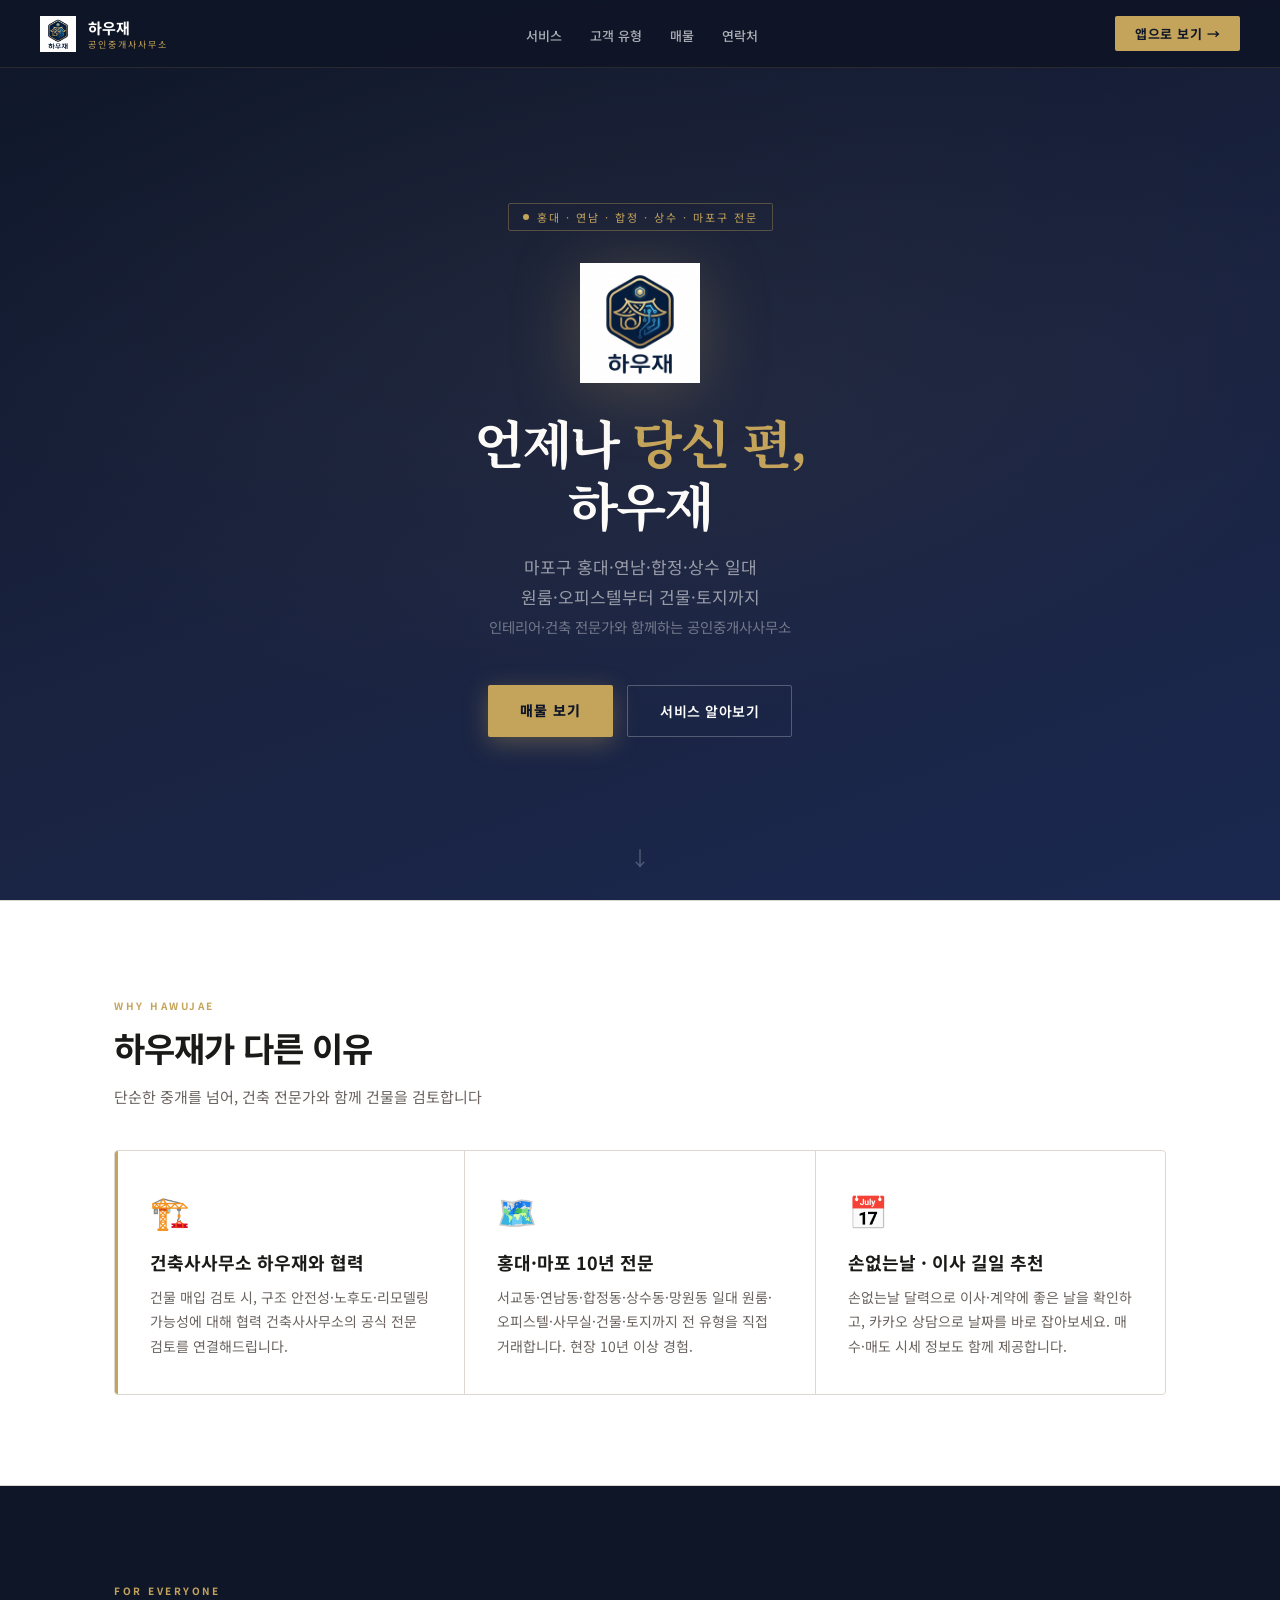
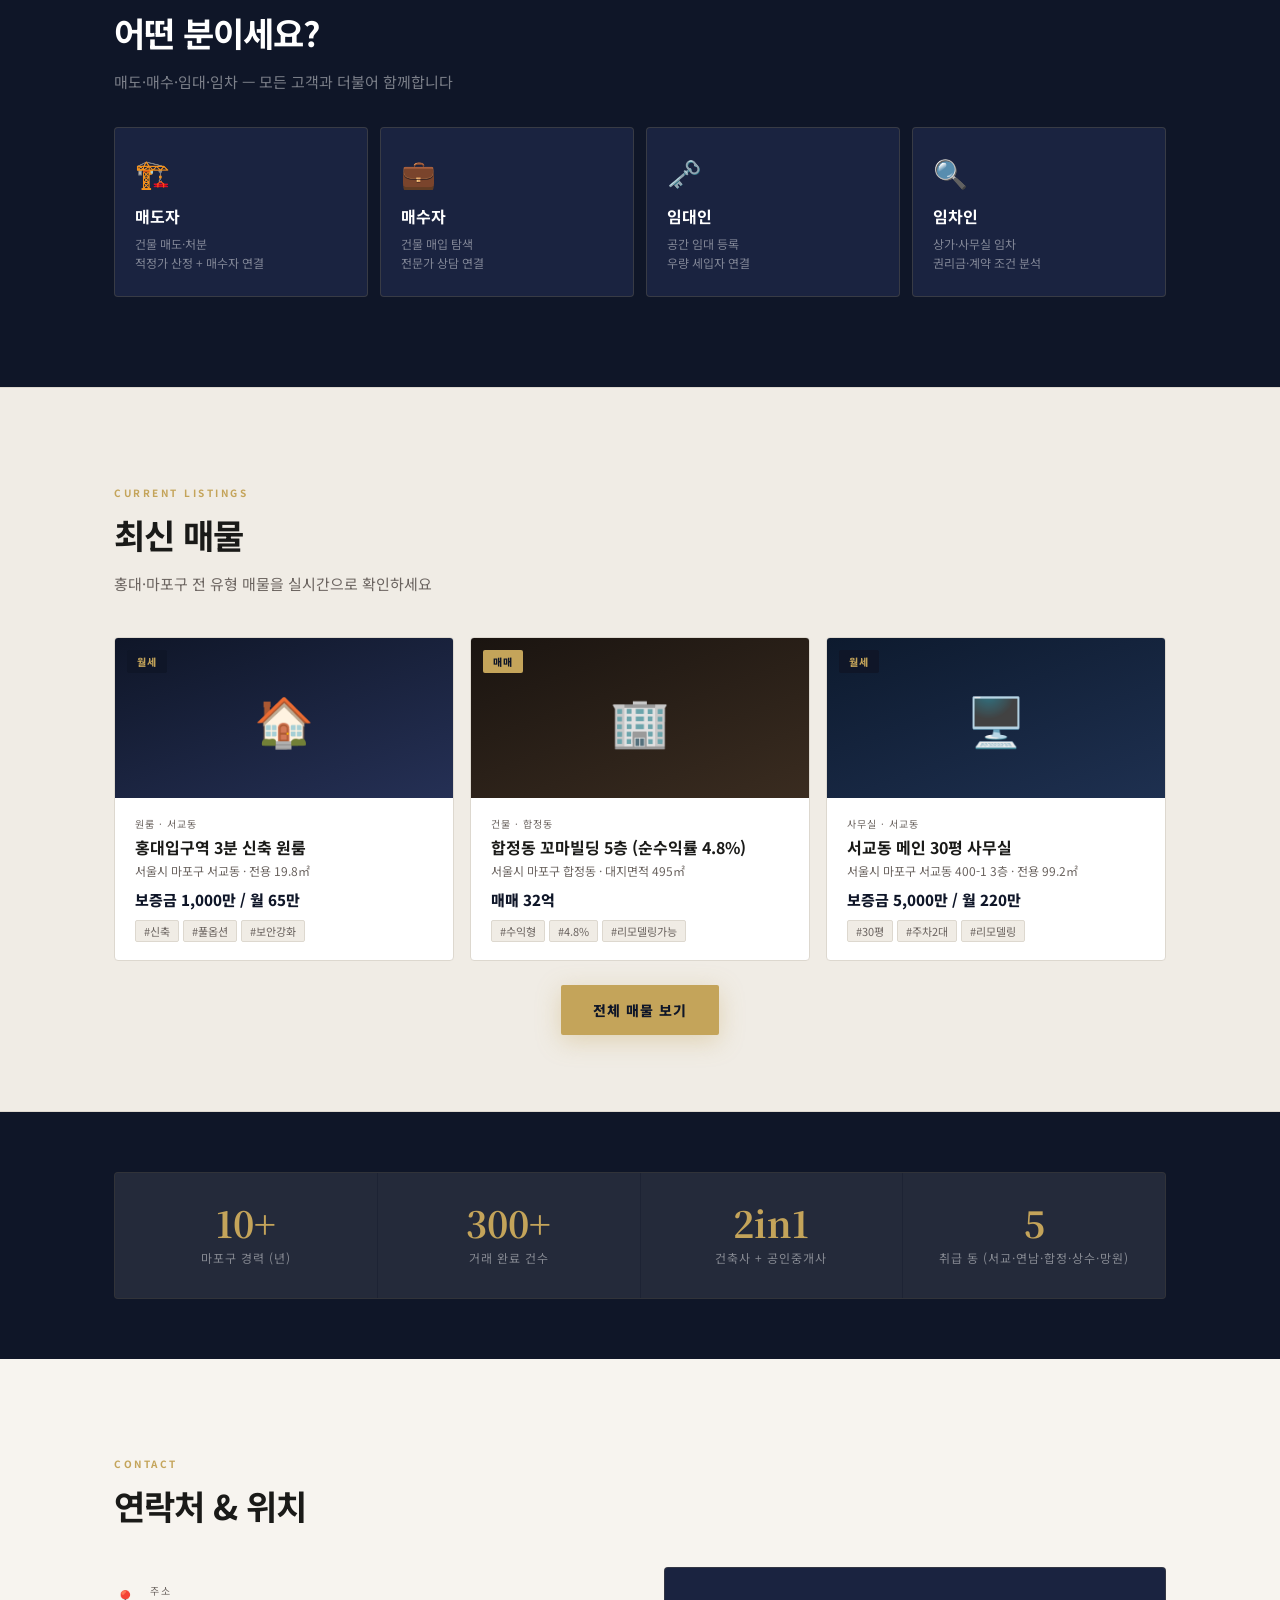
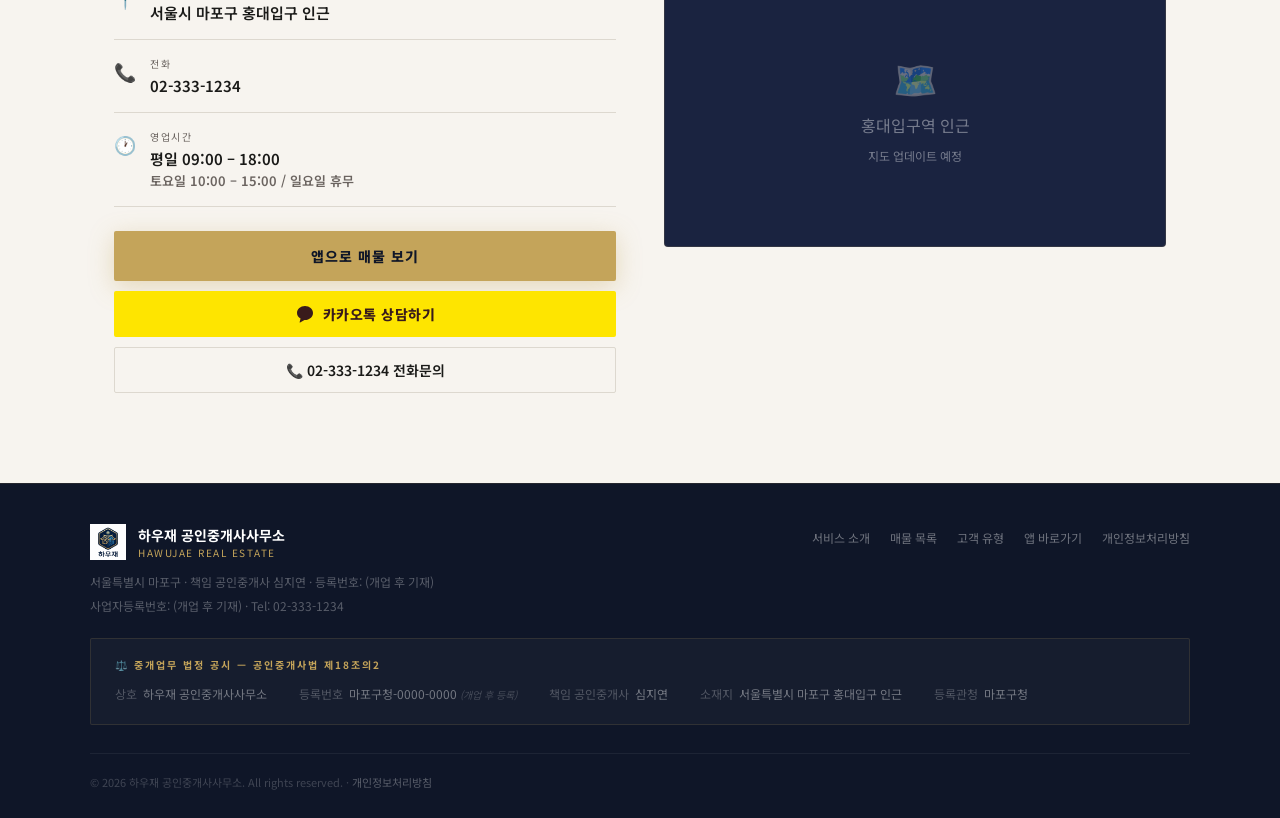
<file: index.html>
<!DOCTYPE html>
<html lang="ko">
<head>
  <meta charset="UTF-8">
  <meta name="viewport" content="width=device-width, initial-scale=1.0">
  <meta name="theme-color" content="#0F1628">
  <meta name="description" content="하우재 공인중개사사무소 — 홍대·연남·합정·상수 마포구 부동산 전문. 건축사+공인중개사 병설로 건물 매입부터 건축 검토까지 원스톱 서비스.">
  <meta name="keywords" content="홍대부동산,마포구부동산,연남동부동산,합정동부동산,건축사공인중개사,꼬마빌딩,건물매입,상가임대">
  <meta name="robots" content="index, follow">
  <link rel="canonical" href="https://econature7-lab.github.io/howjae/">

  <!-- Open Graph -->
  <meta property="og:type"        content="website">
  <meta property="og:url"         content="https://econature7-lab.github.io/howjae/">
  <meta property="og:title"       content="하우재 공인중개사사무소 | 홍대·마포 부동산">
  <meta property="og:description" content="언제나 당신 편, 하우재. 마포구 홍대·연남·합정·상수 일대 부동산 전문 공인중개사사무소.">
  <meta property="og:image"       content="https://econature7-lab.github.io/howjae/assets/logo.png">
  <meta property="og:site_name"   content="하우재 공인중개사사무소">
  <meta property="og:locale"      content="ko_KR">

  <!-- Twitter Card -->
  <meta name="twitter:card"        content="summary">
  <meta name="twitter:title"       content="하우재 공인중개사사무소 | 홍대·마포 부동산">
  <meta name="twitter:description" content="언제나 당신 편, 하우재 — 홍대·연남·합정·상수 전문 공인중개사사무소">
  <meta name="twitter:image"       content="https://econature7-lab.github.io/howjae/assets/logo.png">

  <title>하우재 공인중개사사무소 | 홍대·마포 부동산</title>

  <!-- JSON-LD 구조화 데이터 -->
  <script type="application/ld+json">
  {
    "@context": "https://schema.org",
    "@type": "RealEstateAgent",
    "name": "하우재 공인중개사사무소",
    "description": "홍대·연남·합정·상수 마포구 부동산 전문. 건축사+공인중개사 병설 원스톱 서비스",
    "url": "https://econature7-lab.github.io/howjae/",
    "logo": "https://econature7-lab.github.io/howjae/assets/logo.png",
    "telephone": "02-333-1234",
    "address": {
      "@type": "PostalAddress",
      "streetAddress": "홍대입구 인근",
      "addressLocality": "마포구",
      "addressRegion": "서울",
      "addressCountry": "KR"
    },
    "areaServed": ["서교동","연남동","합정동","상수동","망원동"],
    "sameAs": ["https://econature7-lab.github.io/howjae/app.html"]
  }
  </script>

  <link rel="preconnect" href="https://fonts.googleapis.com">
  <link rel="preconnect" href="https://fonts.gstatic.com" crossorigin>
  <link href="https://fonts.googleapis.com/css2?family=Noto+Sans+KR:wght@300;400;500;600;700&family=Noto+Serif+KR:wght@400;700&display=swap" rel="stylesheet">

  <style>
    *, *::before, *::after { margin:0; padding:0; box-sizing:border-box; }
    :root {
      --navy:   #0F1628;
      --navy2:  #1A2340;
      --navy3:  #253055;
      --gold:   #C4A45A;
      --gold2:  #DFC07A;
      --bg:     #F7F4EF;
      --bg2:    #F0ECE5;
      --text:   #1A1A18;
      --muted:  #6B6460;
      --border: #DDD8CF;
      --white:  #FFFFFF;
    }
    html { scroll-behavior: smooth; }
    body { font-family:'Noto Sans KR',sans-serif; background:var(--bg); color:var(--text); overflow-x:hidden; }

    /* 네비게이션 */
    .nav {
      position:fixed; top:0; left:0; right:0; z-index:1000;
      display:flex; align-items:center; justify-content:space-between;
      padding:0 40px; height:68px;
      background:rgba(15,22,40,.95); backdrop-filter:blur(16px);
      border-bottom:1px solid rgba(196,164,90,.15);
    }
    .nav-logo { display:flex; align-items:center; gap:12px; text-decoration:none; }
    .nav-logo img { width:36px; height:36px; object-fit:contain; }
    .nav-logo-text .name { font-size:15px; font-weight:700; color:white; }
    .nav-logo-text .sub  { font-size:9px; color:var(--gold); letter-spacing:2px; text-transform:uppercase; }
    .nav-links { display:flex; gap:28px; list-style:none; }
    .nav-links a { color:rgba(255,255,255,.65); text-decoration:none; font-size:13px; font-weight:500; transition:color .15s; }
    .nav-links a:hover { color:var(--gold); }
    .nav-cta {
      padding:8px 20px; background:var(--gold); color:var(--navy);
      text-decoration:none; font-size:13px; font-weight:700;
      letter-spacing:.5px; border-radius:2px; transition:opacity .15s;
    }
    .nav-cta:hover { opacity:.85; }
    .nav-mobile-menu { display:none; background:transparent; border:none; cursor:pointer; color:white; font-size:22px; }

    /* HERO */
    .hero {
      min-height:100vh; display:flex; flex-direction:column; align-items:center; justify-content:center;
      background:linear-gradient(160deg, var(--navy) 0%, var(--navy2) 55%, #1A2850 100%);
      text-align:center; padding:100px 24px 60px; position:relative; overflow:hidden;
    }
    .hero::before {
      content:''; position:absolute; inset:0;
      background:radial-gradient(ellipse 80% 60% at 50% 40%, rgba(196,164,90,.06), transparent 70%);
      pointer-events:none;
    }
    .hero-badge {
      display:inline-flex; align-items:center; gap:8px;
      border:1px solid rgba(196,164,90,.35); border-radius:2px;
      padding:5px 14px; margin-bottom:32px;
      font-size:11px; color:var(--gold); letter-spacing:2px; text-transform:uppercase;
    }
    .hero-badge-dot { width:6px; height:6px; border-radius:50%; background:var(--gold); animation:pulse 2s infinite; }
    @keyframes pulse { 0%,100%{opacity:1} 50%{opacity:.4} }
    .hero-logo { width:120px; height:120px; object-fit:contain; margin-bottom:28px;
      filter:drop-shadow(0 8px 32px rgba(196,164,90,.25)); }
    .hero-title {
      font-family:'Noto Serif KR', serif;
      font-size:clamp(30px, 5vw, 52px); font-weight:700; color:white;
      line-height:1.2; margin-bottom:16px; letter-spacing:-2px;
    }
    .hero-title-gold { color:var(--gold); }
    .hero-sub { font-size:clamp(14px,2vw,17px); color:rgba(255,255,255,.55); margin-bottom:44px; line-height:1.75; }
    .hero-btns { display:flex; gap:14px; flex-wrap:wrap; justify-content:center; }
    .btn-primary {
      padding:15px 32px; background:var(--gold); color:var(--navy);
      text-decoration:none; font-size:14px; font-weight:800; border-radius:2px;
      letter-spacing:1px; text-transform:uppercase; transition:all .15s;
      box-shadow:0 6px 24px rgba(196,164,90,.35);
    }
    .btn-primary:hover { opacity:.88; transform:translateY(-1px); }
    .btn-outline {
      padding:15px 32px; background:transparent; color:white;
      text-decoration:none; font-size:14px; font-weight:600; border-radius:2px;
      border:1px solid rgba(255,255,255,.25); letter-spacing:.5px; transition:all .15s;
    }
    .btn-outline:hover { border-color:var(--gold); color:var(--gold); }
    .hero-scroll { position:absolute; bottom:28px; left:50%; transform:translateX(-50%); color:rgba(255,255,255,.25); font-size:20px; animation:scrollDown 2s infinite; }
    @keyframes scrollDown { 0%,100%{transform:translateX(-50%) translateY(0)} 50%{transform:translateX(-50%) translateY(6px)} }

    /* SECTION 공통 */
    .section-wrap { max-width:1100px; margin:0 auto; padding:90px 24px; }
    .section-badge { display:inline-block; font-size:10px; font-weight:700; color:var(--gold); letter-spacing:2.5px; text-transform:uppercase; margin-bottom:14px; }
    .section-title { font-size:clamp(22px,3vw,34px); font-weight:700; line-height:1.25; margin-bottom:14px; letter-spacing:-1px; }
    .section-sub { font-size:15px; color:var(--muted); line-height:1.75; max-width:560px; }

    /* 특징 3종 */
    .features-bg { background:var(--white); border-top:1px solid var(--border); border-bottom:1px solid var(--border); }
    .features-grid { display:grid; grid-template-columns:repeat(auto-fit,minmax(260px,1fr)); gap:1px; background:var(--border); border:1px solid var(--border); border-radius:4px; overflow:hidden; }
    .feature-card { background:var(--white); padding:36px 32px; }
    .feature-icon { font-size:32px; margin-bottom:16px; }
    .feature-title { font-size:18px; font-weight:700; margin-bottom:10px; }
    .feature-desc { font-size:14px; color:var(--muted); line-height:1.75; }
    .feature-card:first-child { border-left:3px solid var(--gold); }

    /* 고객 유형 */
    .customer-grid { display:grid; grid-template-columns:repeat(auto-fit,minmax(200px,1fr)); gap:12px; margin-top:32px; }
    .customer-card {
      background:var(--navy2); border-radius:4px; padding:24px 20px;
      border:1px solid rgba(196,164,90,.18); text-decoration:none;
      transition:border-color .15s, transform .15s;
    }
    .customer-card:hover { border-color:rgba(196,164,90,.5); transform:translateY(-2px); }
    .customer-icon { font-size:28px; margin-bottom:12px; }
    .customer-title { font-size:16px; font-weight:700; color:white; margin-bottom:6px; }
    .customer-desc { font-size:12px; color:rgba(255,255,255,.45); line-height:1.6; }

    /* 매물 미리보기 */
    .listings-bg { background:var(--bg2); border-top:1px solid var(--border); border-bottom:1px solid var(--border); }
    .listings-grid { display:grid; grid-template-columns:repeat(auto-fit,minmax(300px,1fr)); gap:16px; margin-top:40px; }
    .listing-card { background:var(--white); border-radius:4px; overflow:hidden; border:1px solid var(--border); transition:transform .2s, box-shadow .2s; }
    .listing-card:hover { transform:translateY(-4px); box-shadow:0 12px 40px rgba(15,22,40,.1); }
    .listing-thumb { height:160px; display:flex; align-items:center; justify-content:center; font-size:48px; position:relative; }
    .listing-thumb-oneroom  { background:linear-gradient(160deg,#0F1628,#253055); }
    .listing-thumb-building { background:linear-gradient(160deg,#1A1410,#3A2C20); }
    .listing-thumb-office   { background:linear-gradient(160deg,#0D1A2E,#1E3050); }
    .listing-badge { position:absolute; top:12px; left:12px; padding:4px 10px; border-radius:2px; font-size:10px; font-weight:800; letter-spacing:1px; }
    .listing-badge-monthly { background:var(--navy); color:var(--gold); }
    .listing-badge-sale    { background:var(--gold); color:var(--navy); }
    .listing-body { padding:18px 20px; }
    .listing-type  { font-size:10px; color:var(--muted); letter-spacing:1px; text-transform:uppercase; margin-bottom:6px; }
    .listing-title { font-size:16px; font-weight:700; margin-bottom:4px; line-height:1.3; }
    .listing-addr  { font-size:12px; color:var(--muted); margin-bottom:10px; }
    .listing-price { font-size:15px; font-weight:800; color:var(--navy); margin-bottom:10px; }
    .listing-tags  { display:flex; flex-wrap:wrap; gap:4px; }
    .listing-tag   { font-size:11px; color:var(--muted); background:var(--bg2); border:1px solid var(--border); border-radius:2px; padding:2px 8px; }
    .listings-cta  { text-align:center; margin-top:36px; }

    /* 통계 */
    .stats-bg { background:var(--navy); }
    .stats-grid { display:grid; grid-template-columns:repeat(auto-fit,minmax(160px,1fr)); gap:1px; background:rgba(255,255,255,.06); border:1px solid rgba(196,164,90,.12); border-radius:4px; overflow:hidden; }
    .stat-card { background:rgba(255,255,255,.03); padding:32px 24px; text-align:center; }
    .stat-num { font-size:36px; font-weight:700; color:var(--gold); line-height:1; margin-bottom:8px; font-family:'Noto Serif KR',serif; }
    .stat-label { font-size:12px; color:rgba(255,255,255,.45); letter-spacing:1px; }

    /* 연락처 */
    .contact-grid { display:grid; grid-template-columns:1fr 1fr; gap:48px; align-items:start; }
    .contact-row { display:flex; align-items:flex-start; gap:14px; padding:16px 0; border-bottom:1px solid var(--border); }
    .contact-row:last-child { border-bottom:none; }
    .contact-icon { font-size:18px; flex-shrink:0; margin-top:2px; }
    .contact-label { font-size:10px; color:var(--muted); letter-spacing:1.5px; text-transform:uppercase; margin-bottom:4px; }
    .contact-value { font-size:15px; font-weight:600; }
    .contact-map-placeholder {
      background:var(--navy2); border-radius:4px; height:280px;
      display:flex; flex-direction:column; align-items:center; justify-content:center;
      border:1px solid rgba(196,164,90,.15); color:rgba(255,255,255,.4); gap:10px;
    }

    /* FOOTER */
    .footer { background:var(--navy); border-top:1px solid rgba(196,164,90,.12); padding:40px 40px 28px; }
    .footer-inner { max-width:1100px; margin:0 auto; display:flex; justify-content:space-between; align-items:flex-start; flex-wrap:wrap; gap:28px; }
    .footer-brand { display:flex; align-items:center; gap:12px; }
    .footer-brand img { width:36px; height:36px; object-fit:contain; }
    .footer-brand-text .name { font-size:14px; font-weight:700; color:white; }
    .footer-brand-text .sub  { font-size:10px; color:var(--gold); letter-spacing:1.5px; }
    .footer-info { font-size:12px; color:rgba(255,255,255,.3); line-height:2; margin-top:10px; }
    .footer-links { display:flex; gap:20px; list-style:none; }
    .footer-links a { font-size:12px; color:rgba(255,255,255,.4); text-decoration:none; }
    .footer-links a:hover { color:var(--gold); }
    .footer-bottom { max-width:1100px; margin:28px auto 0; padding-top:20px; border-top:1px solid rgba(255,255,255,.06); font-size:11px; color:rgba(255,255,255,.2); }

    /* 모바일 반응형 */
    @media (max-width:768px) {
      .nav { padding:0 20px; }
      .nav-links, .nav-cta { display:none; }
      .nav-mobile-menu { display:block; }
      .hero { padding:80px 20px 48px; }
      .hero-logo { width:88px; height:88px; }
      .section-wrap { padding:60px 20px; }
      .contact-grid { grid-template-columns:1fr; gap:32px; }
      .footer-inner { flex-direction:column; }
      .footer { padding:32px 20px 24px; }
      .stats-grid { grid-template-columns:repeat(2,1fr); }
    }
  </style>
</head>
<body>

<!-- ══ 네비게이션 ══ -->
<nav class="nav">
  <a href="index.html" class="nav-logo">
    <img src="assets/logo.png" alt="하우재">
    <div class="nav-logo-text">
      <div class="name">하우재</div>
      <div class="sub">공인중개사사무소</div>
    </div>
  </a>
  <ul class="nav-links">
    <li><a href="#features">서비스</a></li>
    <li><a href="#customers">고객 유형</a></li>
    <li><a href="#listings">매물</a></li>
    <li><a href="#contact">연락처</a></li>
  </ul>
  <a href="app.html" class="nav-cta">앱으로 보기 →</a>
  <button class="nav-mobile-menu" onclick="document.location='app.html'">☰</button>
</nav>

<!-- ══ HERO ══ -->
<div class="hero">
  <div class="hero-badge">
    <span class="hero-badge-dot"></span>
    홍대 · 연남 · 합정 · 상수 · 마포구 전문
  </div>
  <img src="assets/logo.png" class="hero-logo" alt="하우재">
  <h1 class="hero-title">
    언제나 <span class="hero-title-gold">당신 편,</span><br>
    하우재
  </h1>
  <p class="hero-sub">
    마포구 홍대·연남·합정·상수 일대<br>
    원룸·오피스텔부터 건물·토지까지<br>
    <span style="font-size:.85em;color:rgba(255,255,255,.38)">인테리어·건축 전문가와 함께하는 공인중개사사무소</span>
  </p>
  <div class="hero-btns">
    <a href="app.html" class="btn-primary">매물 보기</a>
    <a href="#features" class="btn-outline">서비스 알아보기</a>
  </div>
  <div class="hero-scroll">↓</div>
</div>

<!-- ══ 특징 ══ -->
<div class="features-bg" id="features">
  <div class="section-wrap">
    <div class="section-badge">WHY HAWUJAE</div>
    <h2 class="section-title">하우재가 다른 이유</h2>
    <p class="section-sub" style="margin-bottom:40px">단순한 중개를 넘어, 건축 전문가와 함께 건물을 검토합니다</p>
    <div class="features-grid">
      <div class="feature-card">
        <div class="feature-icon">🏗️</div>
        <div class="feature-title">건축사사무소 하우재와 협력</div>
        <div class="feature-desc">건물 매입 검토 시, 구조 안전성·노후도·리모델링 가능성에 대해 협력 건축사사무소의 공식 전문 검토를 연결해드립니다.</div>
      </div>
      <div class="feature-card">
        <div class="feature-icon">🗺️</div>
        <div class="feature-title">홍대·마포 10년 전문</div>
        <div class="feature-desc">서교동·연남동·합정동·상수동·망원동 일대 원룸·오피스텔·사무실·건물·토지까지 전 유형을 직접 거래합니다. 현장 10년 이상 경험.</div>
      </div>
      <div class="feature-card">
        <div class="feature-icon">📅</div>
        <div class="feature-title">손없는날 · 이사 길일 추천</div>
        <div class="feature-desc">손없는날 달력으로 이사·계약에 좋은 날을 확인하고, 카카오 상담으로 날짜를 바로 잡아보세요. 매수·매도 시세 정보도 함께 제공합니다.</div>
      </div>
    </div>
  </div>
</div>

<!-- ══ 고객 유형 ══ -->
<div style="background:var(--navy)" id="customers">
  <div class="section-wrap">
    <div class="section-badge" style="color:var(--gold)">FOR EVERYONE</div>
    <h2 class="section-title" style="color:white">어떤 분이세요?</h2>
    <p class="section-sub" style="color:rgba(255,255,255,.45)">매도·매수·임대·임차 — 모든 고객과 더불어 함께합니다</p>
    <div class="customer-grid">
      <a href="app.html" class="customer-card">
        <div class="customer-icon">🏗️</div>
        <div class="customer-title">매도자</div>
        <div class="customer-desc">건물 매도·처분<br>적정가 산정 + 매수자 연결</div>
      </a>
      <a href="app.html" class="customer-card">
        <div class="customer-icon">💼</div>
        <div class="customer-title">매수자</div>
        <div class="customer-desc">건물 매입 탐색<br>전문가 상담 연결</div>
      </a>
      <a href="app.html" class="customer-card">
        <div class="customer-icon">🗝️</div>
        <div class="customer-title">임대인</div>
        <div class="customer-desc">공간 임대 등록<br>우량 세입자 연결</div>
      </a>
      <a href="app.html" class="customer-card">
        <div class="customer-icon">🔍</div>
        <div class="customer-title">임차인</div>
        <div class="customer-desc">상가·사무실 임차<br>권리금·계약 조건 분석</div>
      </a>
    </div>
  </div>
</div>

<!-- ══ 매물 미리보기 ══ -->
<div class="listings-bg" id="listings">
  <div class="section-wrap">
    <div class="section-badge">CURRENT LISTINGS</div>
    <h2 class="section-title">최신 매물</h2>
    <p class="section-sub">홍대·마포구 전 유형 매물을 실시간으로 확인하세요</p>
    <div class="listings-grid">
      <div class="listing-card">
        <div class="listing-thumb listing-thumb-oneroom">
          <span>🏠</span>
          <span class="listing-badge listing-badge-monthly">월세</span>
        </div>
        <div class="listing-body">
          <div class="listing-type">원룸 · 서교동</div>
          <div class="listing-title">홍대입구역 3분 신축 원룸</div>
          <div class="listing-addr">서울시 마포구 서교동 · 전용 19.8㎡</div>
          <div class="listing-price">보증금 1,000만 / 월 65만</div>
          <div class="listing-tags">
            <span class="listing-tag">#신축</span>
            <span class="listing-tag">#풀옵션</span>
            <span class="listing-tag">#보안강화</span>
          </div>
        </div>
      </div>
      <div class="listing-card">
        <div class="listing-thumb listing-thumb-building">
          <span>🏢</span>
          <span class="listing-badge listing-badge-sale">매매</span>
        </div>
        <div class="listing-body">
          <div class="listing-type">건물 · 합정동</div>
          <div class="listing-title">합정동 꼬마빌딩 5층 (순수익률 4.8%)</div>
          <div class="listing-addr">서울시 마포구 합정동 · 대지면적 495㎡</div>
          <div class="listing-price">매매 32억</div>
          <div class="listing-tags">
            <span class="listing-tag">#수익형</span>
            <span class="listing-tag">#4.8%</span>
            <span class="listing-tag">#리모델링가능</span>
          </div>
        </div>
      </div>
      <div class="listing-card">
        <div class="listing-thumb listing-thumb-office">
          <span>🖥️</span>
          <span class="listing-badge listing-badge-monthly">월세</span>
        </div>
        <div class="listing-body">
          <div class="listing-type">사무실 · 서교동</div>
          <div class="listing-title">서교동 메인 30평 사무실</div>
          <div class="listing-addr">서울시 마포구 서교동 400-1 3층 · 전용 99.2㎡</div>
          <div class="listing-price">보증금 5,000만 / 월 220만</div>
          <div class="listing-tags">
            <span class="listing-tag">#30평</span>
            <span class="listing-tag">#주차2대</span>
            <span class="listing-tag">#리모델링</span>
          </div>
        </div>
      </div>
    </div>
    <div class="listings-cta">
      <a href="app.html" class="btn-primary">전체 매물 보기</a>
    </div>
  </div>
</div>

<!-- ══ 통계 ══ -->
<div class="stats-bg">
  <div class="section-wrap" style="padding:60px 24px">
    <div class="stats-grid">
      <div class="stat-card">
        <div class="stat-num">10+</div>
        <div class="stat-label">마포구 경력 (년)</div>
      </div>
      <div class="stat-card">
        <div class="stat-num">300+</div>
        <div class="stat-label">거래 완료 건수</div>
      </div>
      <div class="stat-card">
        <div class="stat-num">2in1</div>
        <div class="stat-label">건축사 + 공인중개사</div>
      </div>
      <div class="stat-card">
        <div class="stat-num">5</div>
        <div class="stat-label">취급 동 (서교·연남·합정·상수·망원)</div>
      </div>
    </div>
  </div>
</div>

<!-- ══ 연락처 ══ -->
<div style="background:var(--bg)" id="contact">
  <div class="section-wrap">
    <div class="section-badge">CONTACT</div>
    <h2 class="section-title" style="margin-bottom:40px">연락처 & 위치</h2>
    <div class="contact-grid">
      <div>
        <div class="contact-row">
          <span class="contact-icon">📍</span>
          <div>
            <div class="contact-label">주소</div>
            <div class="contact-value">서울시 마포구 홍대입구 인근</div>
          </div>
        </div>
        <div class="contact-row">
          <span class="contact-icon">📞</span>
          <div>
            <div class="contact-label">전화</div>
            <div class="contact-value">02-333-1234</div>
          </div>
        </div>
        <div class="contact-row">
          <span class="contact-icon">🕐</span>
          <div>
            <div class="contact-label">영업시간</div>
            <div class="contact-value">평일 09:00 – 18:00<br><span style="font-size:13px;color:var(--muted)">토요일 10:00 – 15:00 / 일요일 휴무</span></div>
          </div>
        </div>
        <div style="margin-top:24px;display:flex;flex-direction:column;gap:10px">
          <a href="app.html" class="btn-primary" style="display:block;text-align:center">앱으로 매물 보기</a>
          <a href="https://pf.kakao.com/_hawujae" target="_blank" rel="noopener"
            style="display:flex;align-items:center;justify-content:center;gap:8px;padding:13px;background:#FEE500;color:#391B1B;border-radius:2px;text-decoration:none;font-size:14px;font-weight:800;letter-spacing:.5px">
            <svg width="20" height="20" viewBox="0 0 20 20" fill="none"><path d="M10 2C5.582 2 2 5.134 2 9c0 2.32 1.408 4.37 3.556 5.618l-.948 3.51c-.084.31.24.554.51.38L9.48 16c.172.018.346.027.52.027C14.418 16.027 18 12.893 18 9S14.418 2 10 2z" fill="#391B1B"/></svg>
            카카오톡 상담하기
          </a>
          <a href="tel:02-333-1234"
            style="display:block;text-align:center;padding:12px;border:1px solid var(--border);border-radius:2px;text-decoration:none;color:var(--text);font-size:14px;font-weight:600">
            📞 02-333-1234 전화문의
          </a>
        </div>
      </div>
      <div class="contact-map-placeholder">
        <span style="font-size:36px">🗺️</span>
        <div>홍대입구역 인근</div>
        <div style="font-size:12px">지도 업데이트 예정</div>
      </div>
    </div>
  </div>
</div>

<!-- ══ 푸터 ══ -->
<footer class="footer">
  <div class="footer-inner">
    <div>
      <div class="footer-brand">
        <img src="assets/logo.png" alt="하우재">
        <div class="footer-brand-text">
          <div class="name">하우재 공인중개사사무소</div>
          <div class="sub">HAWUJAE REAL ESTATE</div>
        </div>
      </div>
      <div class="footer-info">
        서울특별시 마포구 · 책임 공인중개사 심지연 · 등록번호: (개업 후 기재)<br>
        사업자등록번호: (개업 후 기재) · Tel: 02-333-1234
      </div>
    </div>
    <ul class="footer-links">
      <li><a href="#features">서비스 소개</a></li>
      <li><a href="#listings">매물 목록</a></li>
      <li><a href="#customers">고객 유형</a></li>
      <li><a href="app.html">앱 바로가기</a></li>
      <li><a href="privacy.html">개인정보처리방침</a></li>
    </ul>
  </div>

  <!-- 법정 공시 (공인중개사법 제18조의2) -->
  <div style="max-width:1100px;margin:20px auto 0;padding:18px 24px;
    border:1px solid rgba(196,164,90,.15);border-radius:2px;
    background:rgba(255,255,255,.03)">
    <div style="font-size:10px;color:var(--gold);letter-spacing:2px;font-weight:700;margin-bottom:10px">
      ⚖️ 중개업무 법정 공시 — 공인중개사법 제18조의2
    </div>
    <div style="display:flex;flex-wrap:wrap;gap:16px 32px">
      <div style="font-size:12px;color:rgba(255,255,255,.4);line-height:2">
        <span style="color:rgba(255,255,255,.25)">상호</span>&nbsp;
        <span>하우재 공인중개사사무소</span>
      </div>
      <div style="font-size:12px;color:rgba(255,255,255,.4);line-height:2">
        <span style="color:rgba(255,255,255,.25)">등록번호</span>&nbsp;
        <span>마포구청-0000-0000 <em style="font-size:10px;color:rgba(255,255,255,.2)">(개업 후 등록)</em></span>
      </div>
      <div style="font-size:12px;color:rgba(255,255,255,.4);line-height:2">
        <span style="color:rgba(255,255,255,.25)">책임 공인중개사</span>&nbsp;
        <span>심지연</span>
      </div>
      <div style="font-size:12px;color:rgba(255,255,255,.4);line-height:2">
        <span style="color:rgba(255,255,255,.25)">소재지</span>&nbsp;
        <span>서울특별시 마포구 홍대입구 인근</span>
      </div>
      <div style="font-size:12px;color:rgba(255,255,255,.4);line-height:2">
        <span style="color:rgba(255,255,255,.25)">등록관청</span>&nbsp;
        <span>마포구청</span>
      </div>
    </div>
  </div>

  <div class="footer-bottom">
    © 2026 하우재 공인중개사사무소. All rights reserved.
    · <a href="privacy.html" style="color:rgba(255,255,255,.3);text-decoration:none">개인정보처리방침</a>
  </div>
</footer>

</body>
</html>
</file>
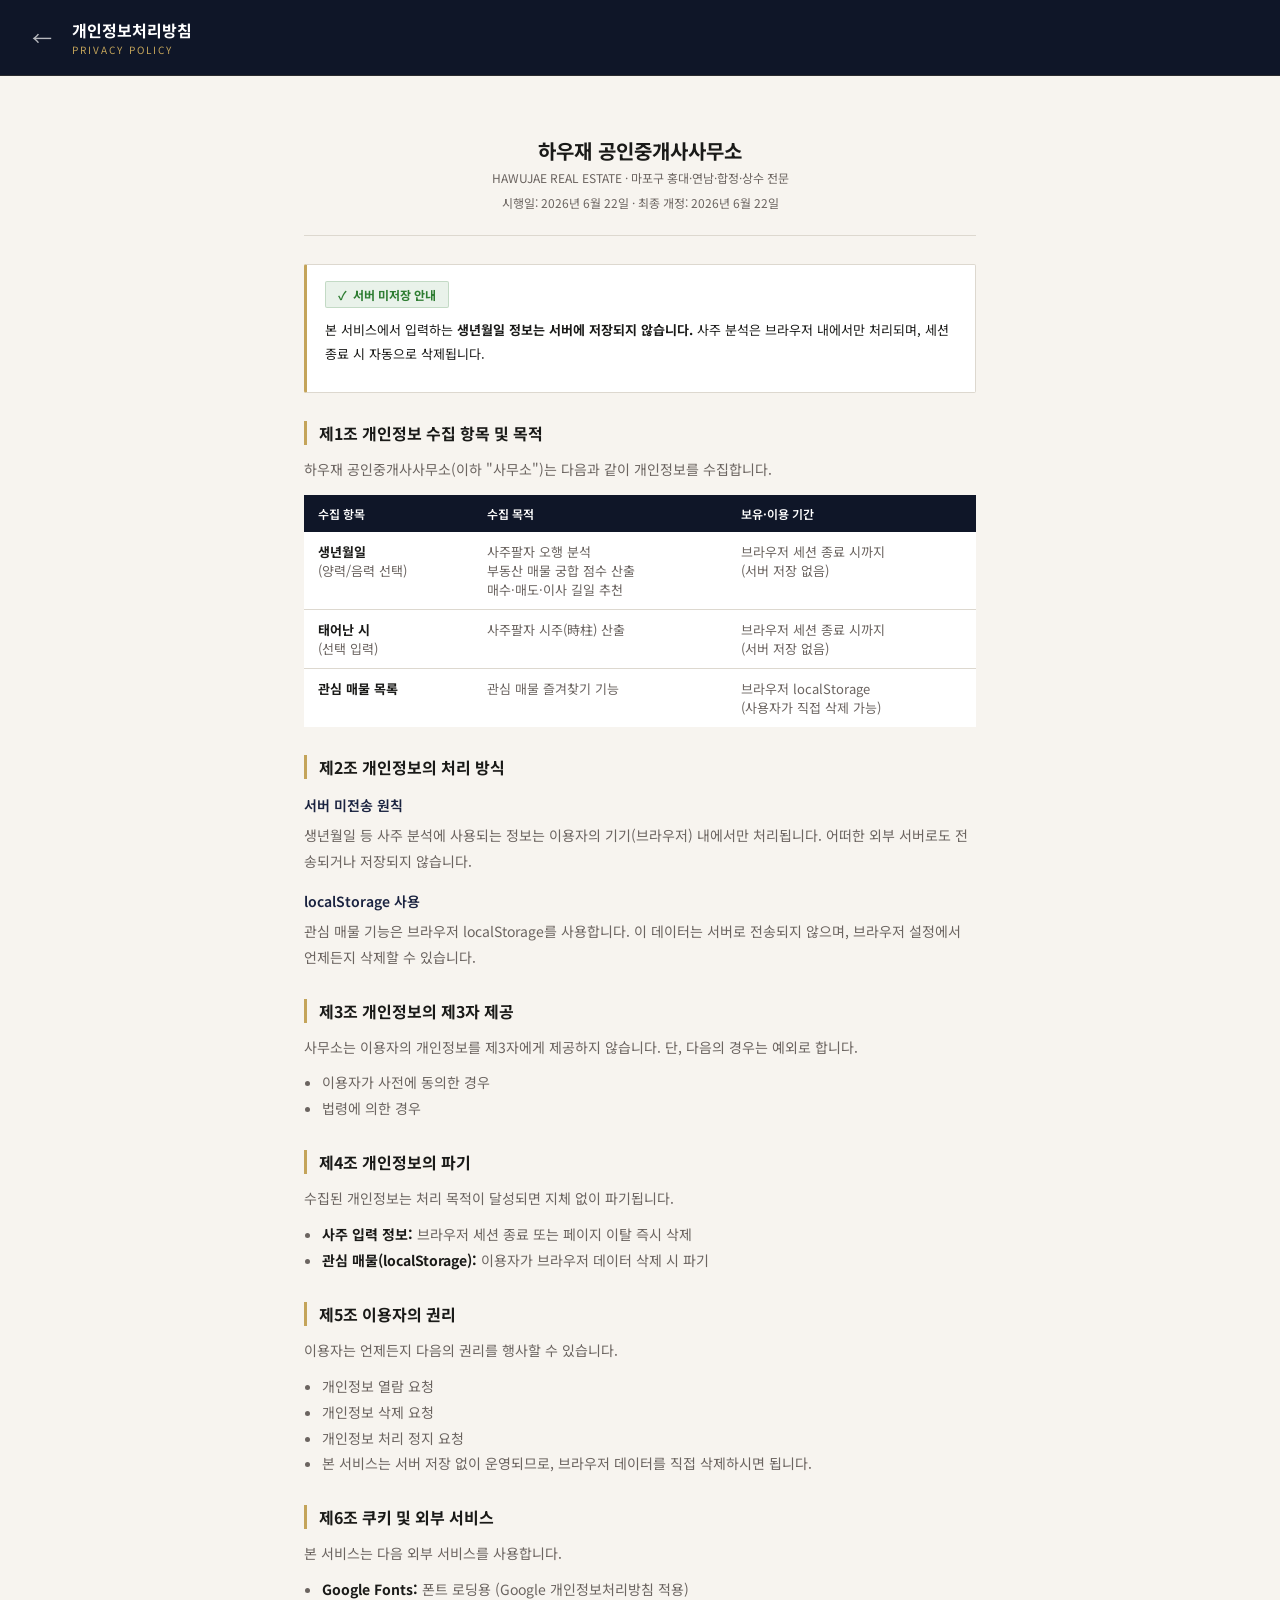
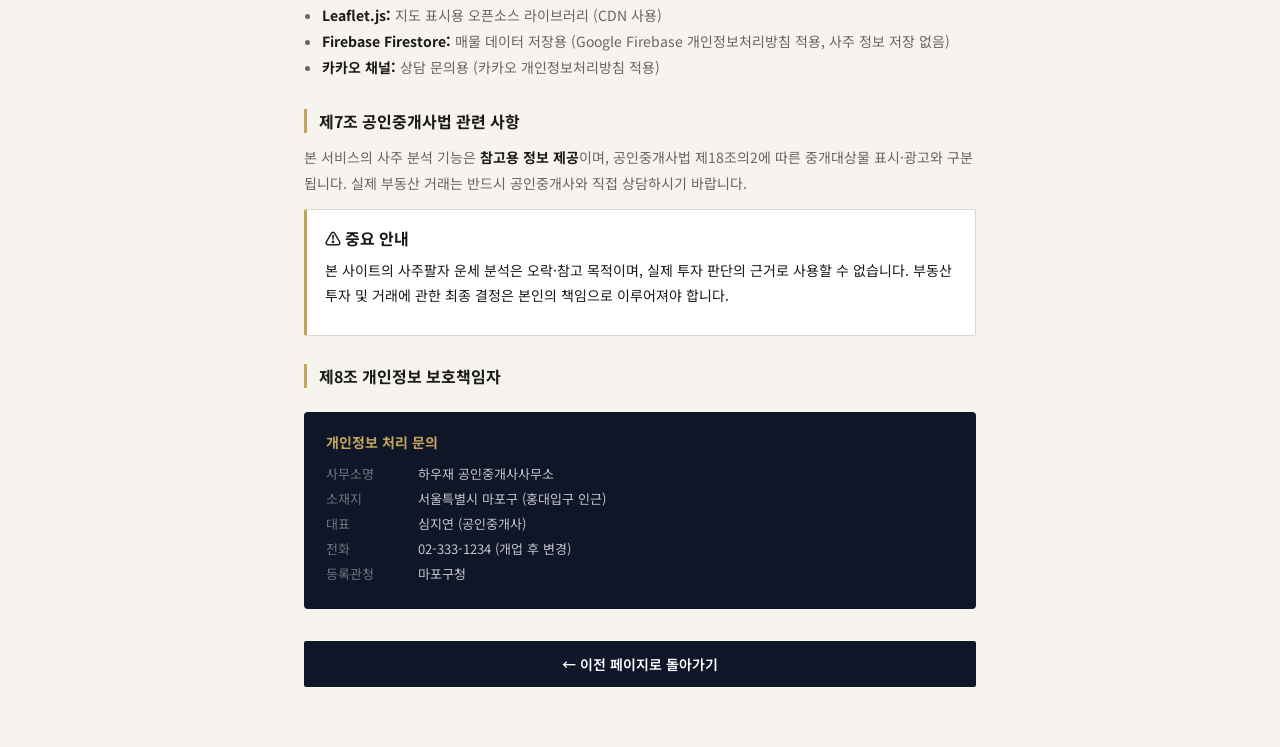
<file: privacy.html>
<!DOCTYPE html>
<html lang="ko">
<head>
  <meta charset="UTF-8">
  <meta name="viewport" content="width=device-width, initial-scale=1.0">
  <meta name="robots" content="noindex">
  <title>개인정보처리방침 | 하우재 공인중개사사무소</title>
  <link href="https://fonts.googleapis.com/css2?family=Noto+Sans+KR:wght@400;500;600;700&display=swap" rel="stylesheet">
  <style>
    *, *::before, *::after { margin:0; padding:0; box-sizing:border-box; }
    :root {
      --navy:#0F1628; --navy2:#1A2340;
      --gold:#C4A45A;
      --bg:#F7F4EF; --surface:#FFFFFF;
      --text:#1A1A18; --muted:#6B6460; --border:#DDD8CF;
    }
    body { font-family:'Noto Sans KR',sans-serif; background:var(--bg); color:var(--text); }

    .header {
      background:var(--navy); padding:18px 24px;
      display:flex; align-items:center; gap:12px;
      border-bottom:1px solid rgba(196,164,90,.15);
    }
    .header-back {
      background:transparent; border:none; color:rgba(255,255,255,.7);
      font-size:20px; cursor:pointer; padding:4px 8px; font-family:inherit;
    }
    .header-title { color:white; font-size:16px; font-weight:700; }
    .header-sub { color:var(--gold); font-size:10px; letter-spacing:2px; text-transform:uppercase; }

    .wrap { max-width:720px; margin:0 auto; padding:32px 24px 60px; }

    .policy-brand {
      text-align:center; padding:28px 0 24px;
      border-bottom:1px solid var(--border); margin-bottom:28px;
    }
    .policy-brand-name { font-size:20px; font-weight:700; margin-bottom:4px; }
    .policy-brand-sub { font-size:12px; color:var(--muted); }
    .policy-date { font-size:12px; color:var(--muted); margin-top:8px; }

    h2 {
      font-size:16px; font-weight:700; margin:28px 0 12px;
      padding-left:12px; border-left:3px solid var(--gold);
    }
    h3 { font-size:14px; font-weight:600; margin:16px 0 8px; color:var(--navy2); }
    p { font-size:14px; color:var(--muted); line-height:1.85; margin-bottom:10px; }
    ul { padding-left:18px; margin-bottom:10px; }
    li { font-size:14px; color:var(--muted); line-height:1.85; }
    strong { color:var(--text); }

    .highlight-box {
      background:var(--surface); border:1px solid var(--border);
      border-left:3px solid var(--gold);
      border-radius:2px; padding:16px 18px; margin:12px 0;
    }
    .highlight-box p, .highlight-box li { color:var(--text); }

    table {
      width:100%; border-collapse:collapse; margin:12px 0;
      font-size:13px; background:var(--surface);
    }
    th {
      background:var(--navy); color:white; padding:10px 14px;
      text-align:left; font-weight:600; font-size:12px;
    }
    td { padding:10px 14px; border-bottom:1px solid var(--border); color:var(--muted); vertical-align:top; }
    tr:last-child td { border-bottom:none; }

    .badge-nostore {
      display:inline-flex; align-items:center; gap:6px;
      background:rgba(46,125,50,.1); color:#2E7D32;
      border:1px solid rgba(46,125,50,.2); border-radius:2px;
      padding:4px 12px; font-size:12px; font-weight:700;
    }
    .badge-nostore::before { content:'✓'; }

    .contact-box {
      background:var(--navy); color:rgba(255,255,255,.75);
      border-radius:4px; padding:20px 22px; margin-top:24px;
    }
    .contact-box .title { color:var(--gold); font-size:14px; font-weight:700; margin-bottom:12px; }
    .contact-box .row { display:flex; gap:12px; margin-bottom:6px; font-size:13px; }
    .contact-box .label { color:rgba(255,255,255,.4); min-width:80px; }

    .back-btn-bottom {
      display:block; text-align:center; margin-top:32px;
      padding:13px 24px; background:var(--navy); color:white;
      text-decoration:none; border-radius:2px; font-size:14px; font-weight:600;
    }

    @media (max-width:480px) {
      .wrap { padding:20px 16px 60px; }
      table { font-size:12px; }
      td, th { padding:8px 10px; }
    }
  </style>
</head>
<body>

<div class="header">
  <button class="header-back" onclick="history.back()">←</button>
  <div>
    <div class="header-title">개인정보처리방침</div>
    <div class="header-sub">PRIVACY POLICY</div>
  </div>
</div>

<div class="wrap">

  <div class="policy-brand">
    <div class="policy-brand-name">하우재 공인중개사사무소</div>
    <div class="policy-brand-sub">HAWUJAE REAL ESTATE · 마포구 홍대·연남·합정·상수 전문</div>
    <div class="policy-date">시행일: 2026년 6월 22일 · 최종 개정: 2026년 6월 22일</div>
  </div>

  <div class="highlight-box">
    <span class="badge-nostore">서버 미저장 안내</span>
    <p style="margin-top:10px;font-size:13px">
      본 서비스에서 입력하는 <strong>생년월일 정보는 서버에 저장되지 않습니다.</strong>
      사주 분석은 브라우저 내에서만 처리되며, 세션 종료 시 자동으로 삭제됩니다.
    </p>
  </div>

  <h2>제1조 개인정보 수집 항목 및 목적</h2>
  <p>하우재 공인중개사사무소(이하 "사무소")는 다음과 같이 개인정보를 수집합니다.</p>
  <table>
    <thead>
      <tr><th>수집 항목</th><th>수집 목적</th><th>보유·이용 기간</th></tr>
    </thead>
    <tbody>
      <tr>
        <td><strong>생년월일</strong><br>(양력/음력 선택)</td>
        <td>사주팔자 오행 분석<br>부동산 매물 궁합 점수 산출<br>매수·매도·이사 길일 추천</td>
        <td>브라우저 세션 종료 시까지<br>(서버 저장 없음)</td>
      </tr>
      <tr>
        <td><strong>태어난 시</strong><br>(선택 입력)</td>
        <td>사주팔자 시주(時柱) 산출</td>
        <td>브라우저 세션 종료 시까지<br>(서버 저장 없음)</td>
      </tr>
      <tr>
        <td><strong>관심 매물 목록</strong></td>
        <td>관심 매물 즐겨찾기 기능</td>
        <td>브라우저 localStorage<br>(사용자가 직접 삭제 가능)</td>
      </tr>
    </tbody>
  </table>

  <h2>제2조 개인정보의 처리 방식</h2>
  <h3>서버 미전송 원칙</h3>
  <p>생년월일 등 사주 분석에 사용되는 정보는 이용자의 기기(브라우저) 내에서만 처리됩니다. 어떠한 외부 서버로도 전송되거나 저장되지 않습니다.</p>

  <h3>localStorage 사용</h3>
  <p>관심 매물 기능은 브라우저 localStorage를 사용합니다. 이 데이터는 서버로 전송되지 않으며, 브라우저 설정에서 언제든지 삭제할 수 있습니다.</p>

  <h2>제3조 개인정보의 제3자 제공</h2>
  <p>사무소는 이용자의 개인정보를 제3자에게 제공하지 않습니다. 단, 다음의 경우는 예외로 합니다.</p>
  <ul>
    <li>이용자가 사전에 동의한 경우</li>
    <li>법령에 의한 경우</li>
  </ul>

  <h2>제4조 개인정보의 파기</h2>
  <p>수집된 개인정보는 처리 목적이 달성되면 지체 없이 파기됩니다.</p>
  <ul>
    <li><strong>사주 입력 정보:</strong> 브라우저 세션 종료 또는 페이지 이탈 즉시 삭제</li>
    <li><strong>관심 매물(localStorage):</strong> 이용자가 브라우저 데이터 삭제 시 파기</li>
  </ul>

  <h2>제5조 이용자의 권리</h2>
  <p>이용자는 언제든지 다음의 권리를 행사할 수 있습니다.</p>
  <ul>
    <li>개인정보 열람 요청</li>
    <li>개인정보 삭제 요청</li>
    <li>개인정보 처리 정지 요청</li>
    <li>본 서비스는 서버 저장 없이 운영되므로, 브라우저 데이터를 직접 삭제하시면 됩니다.</li>
  </ul>

  <h2>제6조 쿠키 및 외부 서비스</h2>
  <p>본 서비스는 다음 외부 서비스를 사용합니다.</p>
  <ul>
    <li><strong>Google Fonts:</strong> 폰트 로딩용 (Google 개인정보처리방침 적용)</li>
    <li><strong>Leaflet.js:</strong> 지도 표시용 오픈소스 라이브러리 (CDN 사용)</li>
    <li><strong>Firebase Firestore:</strong> 매물 데이터 저장용 (Google Firebase 개인정보처리방침 적용, 사주 정보 저장 없음)</li>
    <li><strong>카카오 채널:</strong> 상담 문의용 (카카오 개인정보처리방침 적용)</li>
  </ul>

  <h2>제7조 공인중개사법 관련 사항</h2>
  <p>본 서비스의 사주 분석 기능은 <strong>참고용 정보 제공</strong>이며, 공인중개사법 제18조의2에 따른 중개대상물 표시·광고와 구분됩니다. 실제 부동산 거래는 반드시 공인중개사와 직접 상담하시기 바랍니다.</p>

  <div class="highlight-box">
    <strong>⚠️ 중요 안내</strong>
    <p style="margin-top:8px">본 사이트의 사주팔자 운세 분석은 오락·참고 목적이며, 실제 투자 판단의 근거로 사용할 수 없습니다. 부동산 투자 및 거래에 관한 최종 결정은 본인의 책임으로 이루어져야 합니다.</p>
  </div>

  <h2>제8조 개인정보 보호책임자</h2>
  <div class="contact-box">
    <div class="title">개인정보 처리 문의</div>
    <div class="row"><span class="label">사무소명</span><span>하우재 공인중개사사무소</span></div>
    <div class="row"><span class="label">소재지</span><span>서울특별시 마포구 (홍대입구 인근)</span></div>
    <div class="row"><span class="label">대표</span><span>심지연 (공인중개사)</span></div>
    <div class="row"><span class="label">전화</span><span>02-333-1234 (개업 후 변경)</span></div>
    <div class="row"><span class="label">등록관청</span><span>마포구청</span></div>
  </div>

  <a href="javascript:history.back()" class="back-btn-bottom">← 이전 페이지로 돌아가기</a>

</div>
</body>
</html>
</file>
